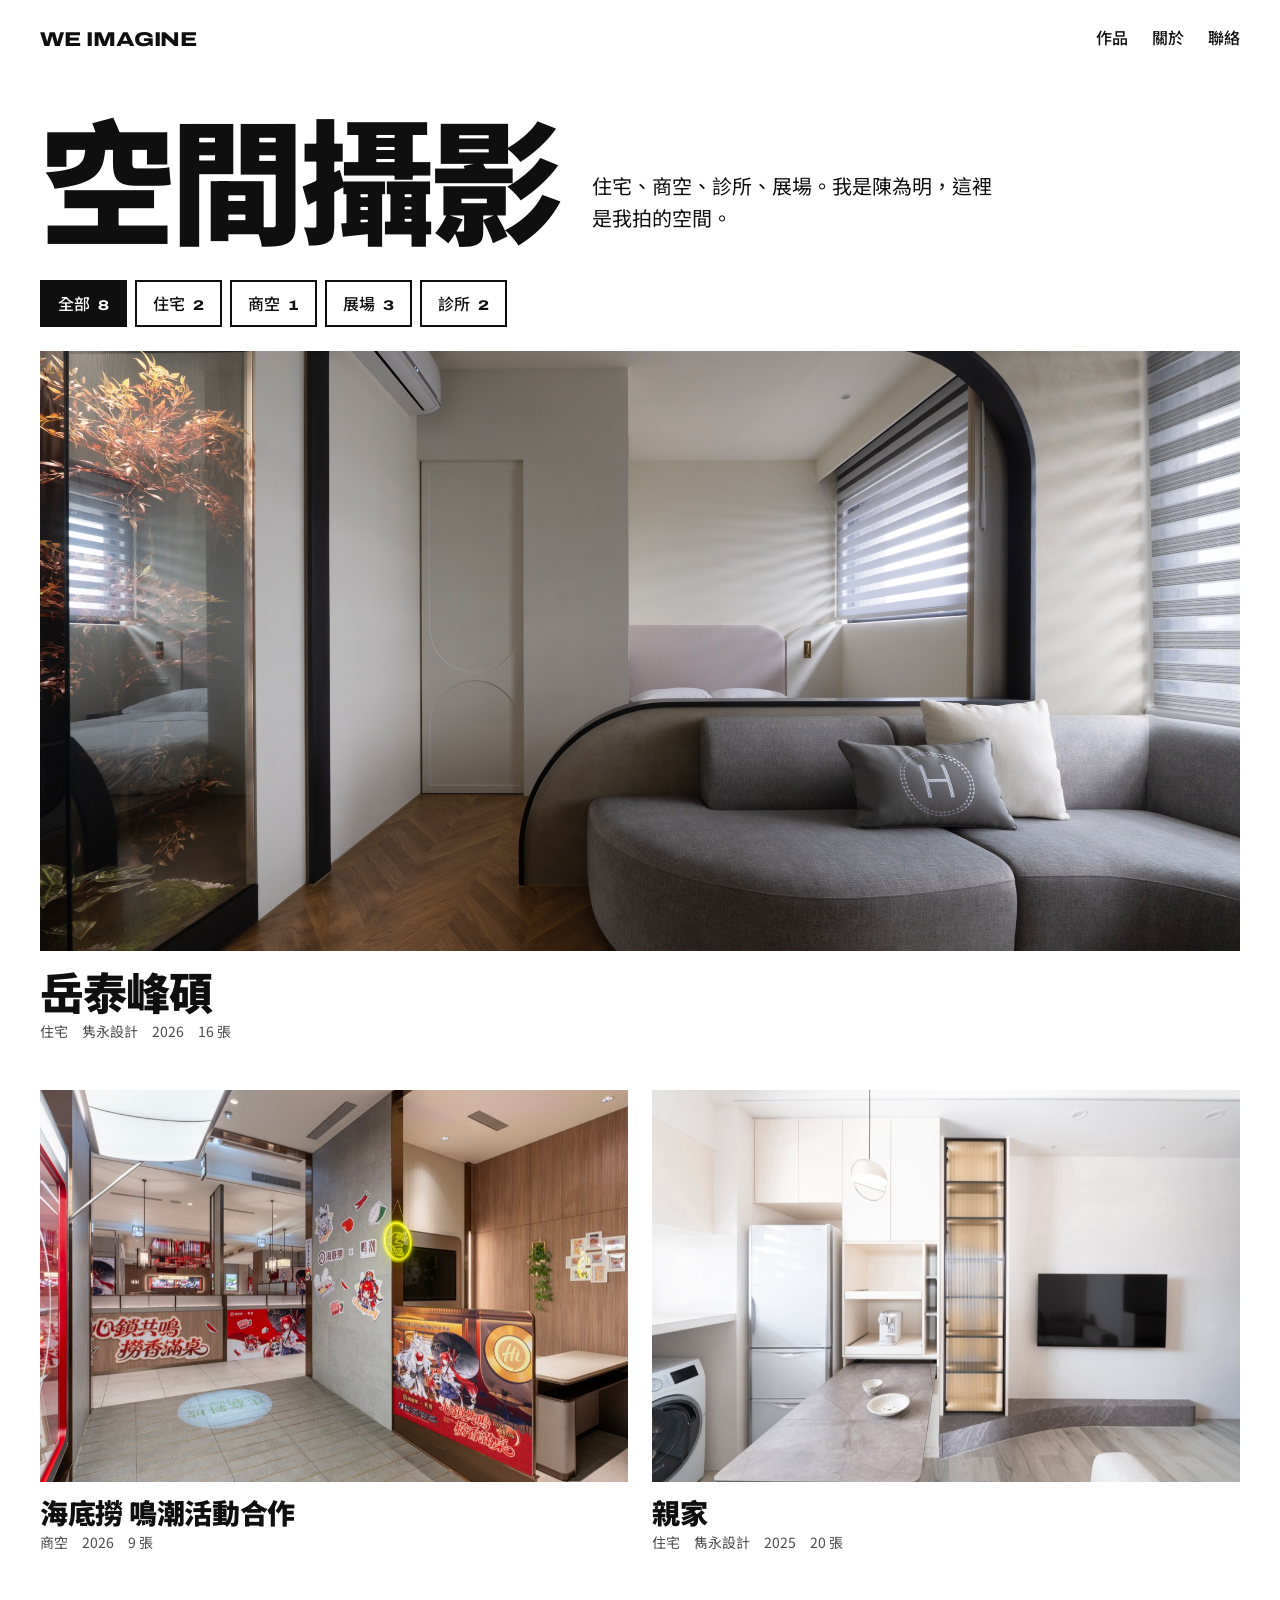
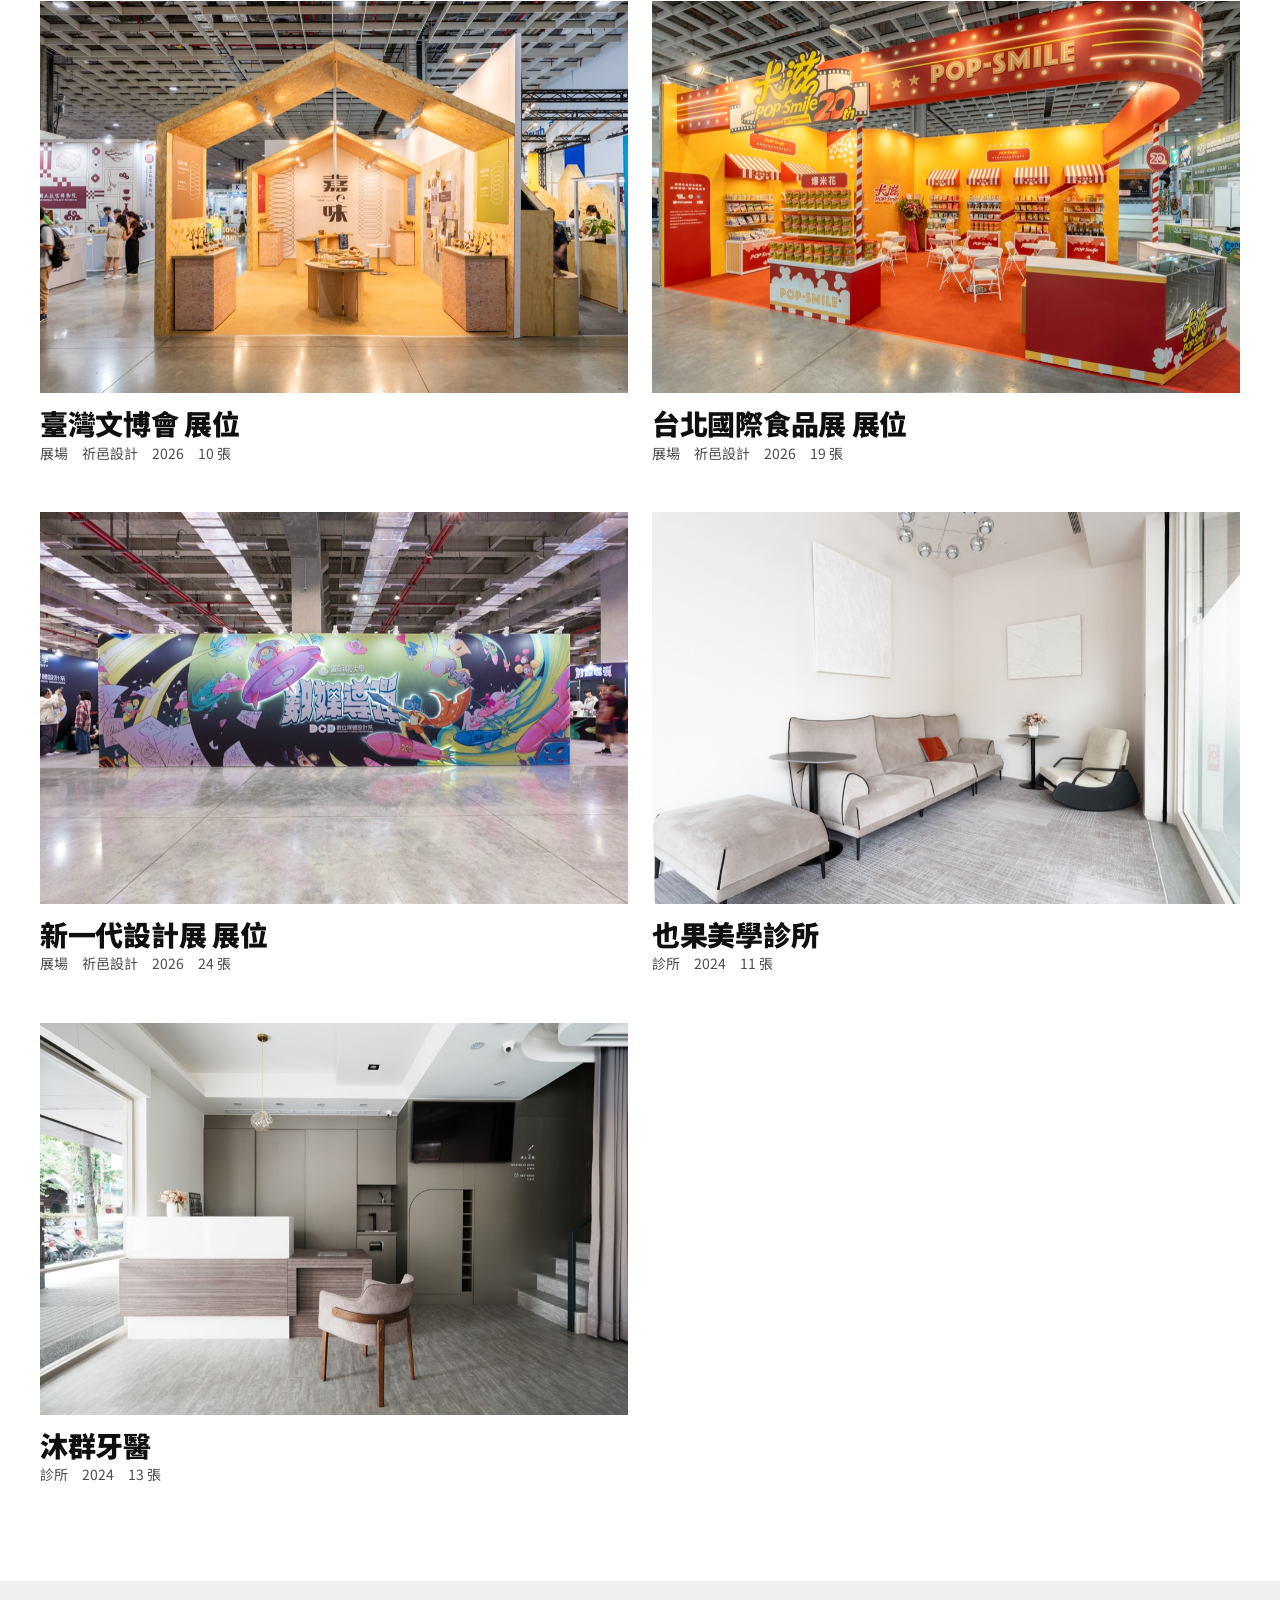
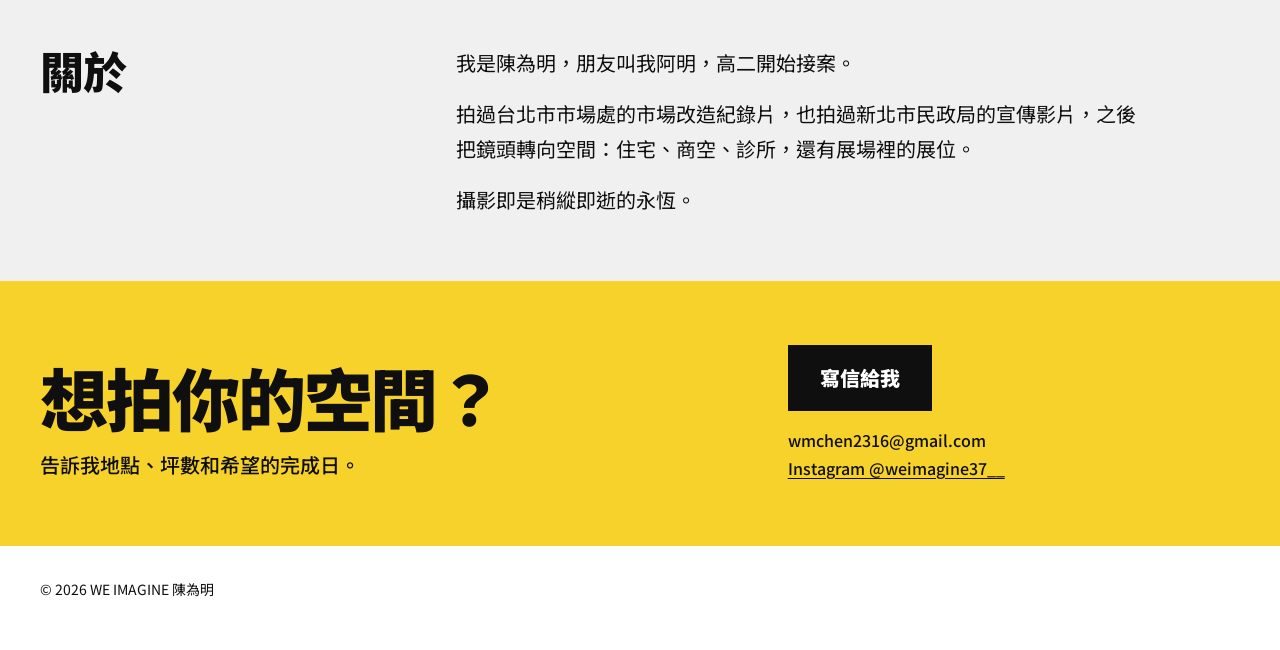
<file: index.html>
<!doctype html>
<html lang="zh-Hant-TW">
<head>
<meta charset="utf-8">
<meta name="viewport" content="width=device-width, initial-scale=1">
<meta name="theme-color" content="#ffffff">
<title>WE IMAGINE｜陳為明 空間攝影</title>
<meta name="description" content="陳為明的空間攝影作品集：住宅、商空、診所與展場展位。">
<meta property="og:title" content="WE IMAGINE｜陳為明 空間攝影">
<meta property="og:description" content="住宅、商空、診所與展場展位的空間攝影作品。">
<meta property="og:type" content="website">
<meta property="og:url" content="https://wmchen2316.github.io/we-imagine/">
<meta property="og:image" content="https://wmchen2316.github.io/we-imagine/img/yuetai/DSC02734-s.jpg">
<meta name="twitter:card" content="summary_large_image">
<link rel="preconnect" href="https://fonts.googleapis.com">
<link rel="preconnect" href="https://fonts.gstatic.com" crossorigin>
<link rel="stylesheet" href="https://fonts.googleapis.com/css2?family=Archivo:wdth,wght@125,800&family=Noto+Sans+TC:wght@400;500;900&display=swap">
<link rel="stylesheet" href="style.css">
</head>
<body data-page="home">
<a class="skip" href="#works">跳到作品</a>

<header class="hd">
  <a class="mark" href="index.html" translate="no">WE IMAGINE</a>
  <nav aria-label="主選單"><a href="#works">作品</a><a href="#about">關於</a><a href="#contact">聯絡</a></nav>
</header>

<main>
  <div class="lead">
    <h1>空間攝影</h1>
    <p>住宅、商空、診所、展場。我是陳為明，這裡是我拍的空間。</p>
  </div>

  <section aria-label="作品">
    <div class="filters" id="filters" role="group" aria-label="依空間類型篩選"></div>
    <ul class="works" id="works"></ul>
  </section>
  <noscript><p class="empty">這個網站需要開啟 JavaScript 才能顯示作品。</p></noscript>

  <section class="about" id="about">
    <h2>關於</h2>
    <div>
      <p>我是陳為明，朋友叫我阿明，高二開始接案。</p>
      <p>拍過台北市市場處的市場改造紀錄片，也拍過新北市民政局的宣傳影片，之後把鏡頭轉向空間：住宅、商空、診所，還有展場裡的展位。</p>
      <p>攝影即是稍縱即逝的永恆。</p>
    </div>
  </section>

  <section class="contact" id="contact">
    <div><h2>想拍你的空間？</h2><p class="ask">告訴我地點、坪數和希望的完成日。</p></div>
    <div>
      <a class="cta" href="mailto:wmchen2316@gmail.com">寫信給我</a>
      <p translate="no">wmchen2316@gmail.com<br><a href="https://www.instagram.com/weimagine37__/" rel="noopener">Instagram @weimagine37__</a></p>
    </div>
  </section>
</main>

<footer class="ft">
  <p class="copy">© 2026 <span translate="no">WE IMAGINE</span> 陳為明</p>
</footer>

<script src="data.js"></script>
<script src="app.js"></script>
</body>
</html>
</file>
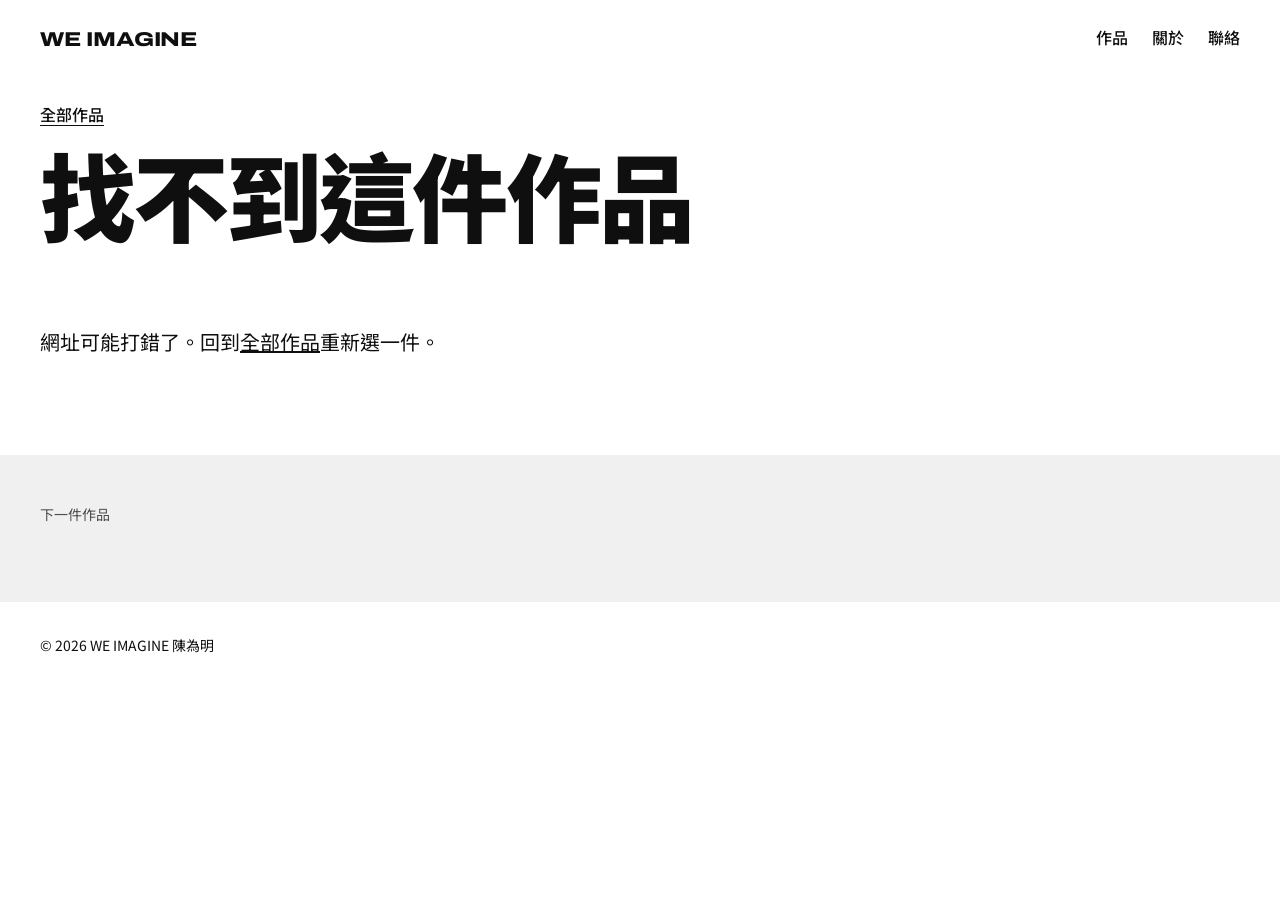
<file: project.html>
<!doctype html>
<html lang="zh-Hant-TW">
<head>
<meta charset="utf-8">
<meta name="viewport" content="width=device-width, initial-scale=1">
<meta name="theme-color" content="#ffffff">
<title>作品｜WE IMAGINE 陳為明 空間攝影</title>
<link rel="preconnect" href="https://fonts.googleapis.com">
<link rel="preconnect" href="https://fonts.gstatic.com" crossorigin>
<link rel="stylesheet" href="https://fonts.googleapis.com/css2?family=Archivo:wdth,wght@125,800&family=Noto+Sans+TC:wght@400;500;900&display=swap">
<link rel="stylesheet" href="style.css">
</head>
<body data-page="project">
<a class="skip" href="#main">跳到照片</a>

<header class="hd">
  <a class="mark" href="index.html" translate="no">WE IMAGINE</a>
  <nav aria-label="主選單"><a href="index.html#works">作品</a><a href="index.html#about">關於</a><a href="index.html#contact">聯絡</a></nav>
</header>

<main id="main">
  <a class="back" href="index.html#works">全部作品</a>
  <div class="ptitle"><h1 id="title"></h1><dl class="facts" id="facts"></dl></div>
  <div id="gallery"></div>
  <noscript><p class="empty">這個網站需要開啟 JavaScript 才能顯示照片。</p></noscript>
  <a class="next" id="next" href="index.html"><span>下一件作品</span><strong></strong></a>
</main>

<footer class="ft"><p class="copy">© 2026 <span translate="no">WE IMAGINE</span> 陳為明</p></footer>

<dialog class="lb" id="lb" aria-label="看大圖">
  <div class="lb-bar"><span id="lb-count" aria-live="polite"></span>
    <button type="button" id="lb-close" aria-label="關閉"><svg viewBox="0 0 24 24" aria-hidden="true"><path d="M5 5l14 14M19 5L5 19"/></svg></button></div>
  <div class="lb-stage" id="lb-stage">
    <img id="lb-img" alt="">
    <button type="button" class="nav prev" id="lb-prev" aria-label="上一張"><svg viewBox="0 0 24 24" aria-hidden="true"><path d="M15 4l-8 8 8 8"/></svg></button>
    <button type="button" class="nav nextb" id="lb-next" aria-label="下一張"><svg viewBox="0 0 24 24" aria-hidden="true"><path d="M9 4l8 8-8 8"/></svg></button>
  </div>
</dialog>

<script src="data.js"></script>
<script src="app.js"></script>
</body>
</html>
</file>
<file: style.css>
/*
  design-spec｜WE IMAGINE 空間攝影作品集
  概念：白底、重字、照片放大。進站就是作品，依空間類型篩選；整站只有聯絡區一塊黃色，篩選選取狀態用黑底白字。
  type      Archivo 寬體 800（字標與數字）＋ Noto Sans TC 900／500／400；階梯 14/16/20/28/44＋標題 clamp
  color     白 oklch(100% 0 0)、淺灰 oklch(95.5% 0 0)、墨黑 oklch(17% 0 0)、次要字 oklch(42% 0 0)、唯一強調色＝黃 oklch(87% .17 95)
  density   normal　radius 0　shadow 無　border 無（互動狀態用 3px 黑框）
  component filled　CTA 深底白字（黃色區塊上）　motion quiet（篩選過渡、看大圖淡入）
  首屏架構   工具列直入：站名＋一句話＋類型篩選＋作品
  備註：底色依業主指定為白色（2026-11-10）
  與前件差異軸：本專案首件正式交付物，無前件
*/
*,*::before,*::after{box-sizing:border-box}
:root{
  --bg:oklch(100% 0 0);--bg2:oklch(95.5% 0 0);--ink:oklch(17% 0 0);--muted:oklch(42% 0 0);--black:oklch(17% 0 0);
  --yellow:oklch(87% .17 95);
  --f-lat:"Archivo","Noto Sans TC",sans-serif;--f-zh:"Noto Sans TC",sans-serif;
  --s1:4px;--s2:8px;--s3:12px;--s4:16px;--s5:24px;--s6:32px;--s7:48px;--s8:64px;--s9:96px;
  --t1:.875rem;--t2:1rem;--t3:1.25rem;--t4:1.75rem;--t5:2.75rem;
  --pad:clamp(16px,3.2vw,40px);--ease:cubic-bezier(.22,1,.36,1);
}
html{color-scheme:light;background:var(--bg);-webkit-text-size-adjust:100%;text-size-adjust:100%;scroll-behavior:smooth}
body{margin:0;font:400 var(--t2)/1.7 var(--f-zh);color:var(--ink);background:var(--bg);-webkit-font-smoothing:antialiased}
h1,h2,h3,p,figure,dl,dd,ul,ol{margin:0}
ul,ol{padding:0;list-style:none}
img{display:block;max-width:100%}
a{color:inherit}
button{font:inherit;color:inherit}
:focus-visible{outline:3px solid var(--ink);outline-offset:2px}
[id]{scroll-margin-top:var(--s4)}
.skip{position:absolute;left:8px;top:-56px;z-index:100;padding:var(--s2) var(--s3);background:var(--black);color:var(--bg);text-decoration:none}
.skip:focus{top:8px}

.hd{display:flex;justify-content:space-between;align-items:center;gap:var(--s4);padding:var(--s4) var(--pad)}
.mark{font:800 var(--t3)/1 var(--f-lat);font-stretch:125%;letter-spacing:-.01em;text-decoration:none;white-space:nowrap}
.hd nav{display:flex;gap:var(--s5)}
.hd nav a{text-decoration:none;font-weight:500;padding-block:var(--s2);border-bottom:2px solid transparent;transition:border-color .15s var(--ease)}
.hd nav a:hover{border-bottom-color:var(--ink)}
.hd nav a:active{color:var(--muted)}

.lead{display:grid;grid-template-columns:minmax(0,auto) minmax(0,1fr);align-items:end;column-gap:var(--s6);row-gap:var(--s3);padding:var(--s6) var(--pad) var(--s5)}
.lead h1{font:900 clamp(3.25rem,10.5vw,9rem)/1 var(--f-zh);letter-spacing:-.03em}
.lead p{max-width:20em;font-size:var(--t3);line-height:1.6;padding-bottom:.5em}

.filters{position:sticky;top:0;z-index:4;display:flex;flex-wrap:wrap;gap:var(--s2);padding:var(--s3) var(--pad);background:var(--bg)}
.filters button{display:flex;align-items:baseline;gap:var(--s2);padding:var(--s2) var(--s4);min-height:44px;border:2px solid var(--ink);background:transparent;font-weight:500;cursor:pointer;touch-action:manipulation;transition:background-color .15s var(--ease),color .15s var(--ease),border-color .15s var(--ease)}
.filters button span{font:800 var(--t1)/1 var(--f-lat);font-stretch:125%;font-variant-numeric:tabular-nums}
.filters button:hover{background:var(--bg2)}
.filters button:active{transform:translateY(1px)}
.filters button[aria-pressed="true"]{background:var(--ink);border-color:var(--ink);color:var(--bg)}

/* 首頁作品：第一件滿版，其餘兩欄 */
.works{display:grid;grid-template-columns:repeat(2,minmax(0,1fr));gap:var(--s7) var(--s5);padding:var(--s3) var(--pad) var(--s9)}
.works li[hidden]{display:none}
.works li.is-lead{grid-column:1/-1}
.works a{display:block;text-decoration:none}
.cover{aspect-ratio:3/2;overflow:hidden;background:var(--bg2);outline:3px solid transparent;transition:outline-color .12s var(--ease)}
.is-lead .cover{aspect-ratio:2/1}
.cover img{width:100%;height:100%;object-fit:cover}
.works a:hover .cover,.works a:focus-visible .cover{outline-color:var(--ink)}
.works a:focus-visible{outline:none}
.works a:active .cover{outline-color:var(--yellow)}
.works h2{margin-top:var(--s3);font:900 var(--t4)/1.3 var(--f-zh);letter-spacing:-.01em}
.is-lead h2{font-size:var(--t5);letter-spacing:-.02em}
.works p,.meta{font-size:var(--t1);line-height:1.6;color:var(--muted);font-variant-numeric:tabular-nums}

.about{display:grid;grid-template-columns:minmax(0,1fr) minmax(0,2fr);gap:var(--s5);padding:var(--s8) var(--pad);background:var(--bg2)}
.about h2{font:900 var(--t5)/1.15 var(--f-zh);letter-spacing:-.02em}
.about p{max-width:34em;font-size:var(--t3);line-height:1.75}
.about p+p{margin-top:var(--s4)}

.contact{display:grid;grid-template-columns:minmax(0,1.6fr) minmax(0,1fr);gap:var(--s5);align-items:end;padding:var(--s8) var(--pad);background:var(--yellow);color:var(--black)}
.contact h2{font:900 clamp(2rem,5.4vw,4.25rem)/1.15 var(--f-zh);letter-spacing:-.03em;text-wrap:balance}
.contact .cta{display:inline-block;padding:var(--s4) var(--s6);background:var(--black);color:var(--bg);font-weight:900;font-size:var(--t3);text-decoration:none;transition:transform .15s var(--ease)}
.contact .cta:hover{transform:translateY(-2px)}
.contact .cta:active{transform:translateY(1px)}
.contact :focus-visible{outline-color:var(--black)}
.contact p{margin-top:var(--s4);font-weight:500}
.contact .ask{margin-top:var(--s3);font-size:var(--t3);max-width:24em}
.contact p a{text-underline-offset:.2em}

.ft{padding:var(--s6) var(--pad) var(--s7)}
.ft p{margin-top:var(--s3);max-width:44em;font-size:var(--t1);color:var(--muted)}
.ft .copy{margin-top:0;color:var(--ink)}

/* 作品頁 */
.back{display:inline-block;margin:var(--s5) var(--pad) 0;font-weight:500;text-underline-offset:.25em}
.back:hover{text-decoration-thickness:2px}
.ptitle{padding:var(--s4) var(--pad) var(--s6);display:grid;grid-template-columns:minmax(0,1fr) auto;align-items:end;gap:var(--s5)}
.ptitle h1{font:900 clamp(2.5rem,7.5vw,6rem)/1.05 var(--f-zh);letter-spacing:-.03em;text-wrap:balance}
.facts{display:flex;gap:var(--s6);padding-bottom:.6em}
.facts dt{font-size:var(--t1);color:var(--muted)}
.facts dd{font-weight:500;font-size:var(--t3);line-height:1.4;font-variant-numeric:tabular-nums;white-space:nowrap}
.group{padding:var(--s5) var(--pad) 0;font:900 var(--t4)/1.3 var(--f-zh)}
.rows{--rh:clamp(200px,27vw,400px);display:flex;flex-wrap:wrap;gap:var(--s3);padding:var(--s3) var(--pad) var(--s6)}
.rows::after{content:"";flex:10 1 0}
.rows li{flex:var(--ar) 1 calc(var(--ar) * var(--rh));min-width:0}
.rows button{display:block;width:100%;padding:0;border:0;background:var(--bg2);cursor:zoom-in;aspect-ratio:var(--ar);outline:3px solid transparent;transition:outline-color .12s var(--ease)}
.rows button:hover,.rows button:focus-visible{outline-color:var(--ink);outline-offset:0}
.rows button:active{outline-color:var(--yellow)}
.rows img{width:100%;height:100%;object-fit:cover}
.next{display:block;margin-top:var(--s7);padding:var(--s7) var(--pad);background:var(--bg2);text-decoration:none}
.next span{display:block;font-size:var(--t1);color:var(--muted)}
.next strong{display:inline-block;font:900 clamp(2rem,5.4vw,4.25rem)/1.15 var(--f-zh);letter-spacing:-.03em;border-bottom:3px solid transparent;transition:border-color .15s var(--ease)}
.next:hover strong{border-bottom-color:var(--ink)}
.next:active strong{color:var(--muted)}
.empty{padding:var(--s7) var(--pad);font-size:var(--t3)}

/* 看大圖 */
.lb{width:100vw;height:100dvh;max-width:none;max-height:none;margin:0;padding:0;border:0;background:var(--bg);color:var(--ink);overscroll-behavior:contain}
.lb::backdrop{background:var(--bg)}
.lb[open]{display:grid;grid-template-rows:auto minmax(0,1fr);opacity:1;transition:opacity .16s var(--ease)}
@starting-style{.lb[open]{opacity:0}}
.lb-bar{display:flex;justify-content:space-between;align-items:center;padding:var(--s2) var(--s3) var(--s2) var(--s4);font:800 var(--t1)/1 var(--f-lat);font-stretch:125%;font-variant-numeric:tabular-nums}
.lb-stage{position:relative;min-height:0;display:grid;place-items:center;padding:0 var(--s3) var(--s3)}
.lb-stage img{max-width:100%;max-height:100%;width:auto;height:auto;object-fit:contain;min-height:0}
.lb button{display:grid;place-items:center;width:48px;height:48px;border:0;background:transparent;cursor:pointer;touch-action:manipulation}
.lb button:hover{background:var(--bg2)}
.lb button:active{background:oklch(88% 0 0)}
.lb svg{width:22px;height:22px;fill:none;stroke:currentColor;stroke-width:2}
.lb .nav{position:absolute;top:50%;transform:translateY(-50%);background:oklch(100% 0 0 / .75)}
.lb .prev{left:var(--s2)}
.lb .nextb{right:var(--s2)}

@media (max-width:760px){
  .lead{grid-template-columns:minmax(0,1fr)}
  .lead p{font-size:var(--t2);padding-bottom:0}
  .filters{overflow-x:auto;flex-wrap:nowrap;scrollbar-width:none}
  .filters button{flex:none}
  .works{grid-template-columns:minmax(0,1fr);gap:var(--s6)}
  .is-lead .cover{aspect-ratio:3/2}
  .is-lead h2{font-size:var(--t4)}
  .about,.contact,.ptitle{grid-template-columns:minmax(0,1fr)}
  .about p{font-size:var(--t2)}
  .facts{gap:var(--s5);flex-wrap:wrap;padding-bottom:0}
  .facts dd{font-size:var(--t2)}
  .rows{--rh:150px;gap:var(--s2)}
  .hd nav{gap:var(--s4)}
}
@media (prefers-reduced-motion:reduce){
  html{scroll-behavior:auto}
  .lb[open]{transition:none}
  ::view-transition-group(*),::view-transition-old(*),::view-transition-new(*){animation:none}
}
</file>
